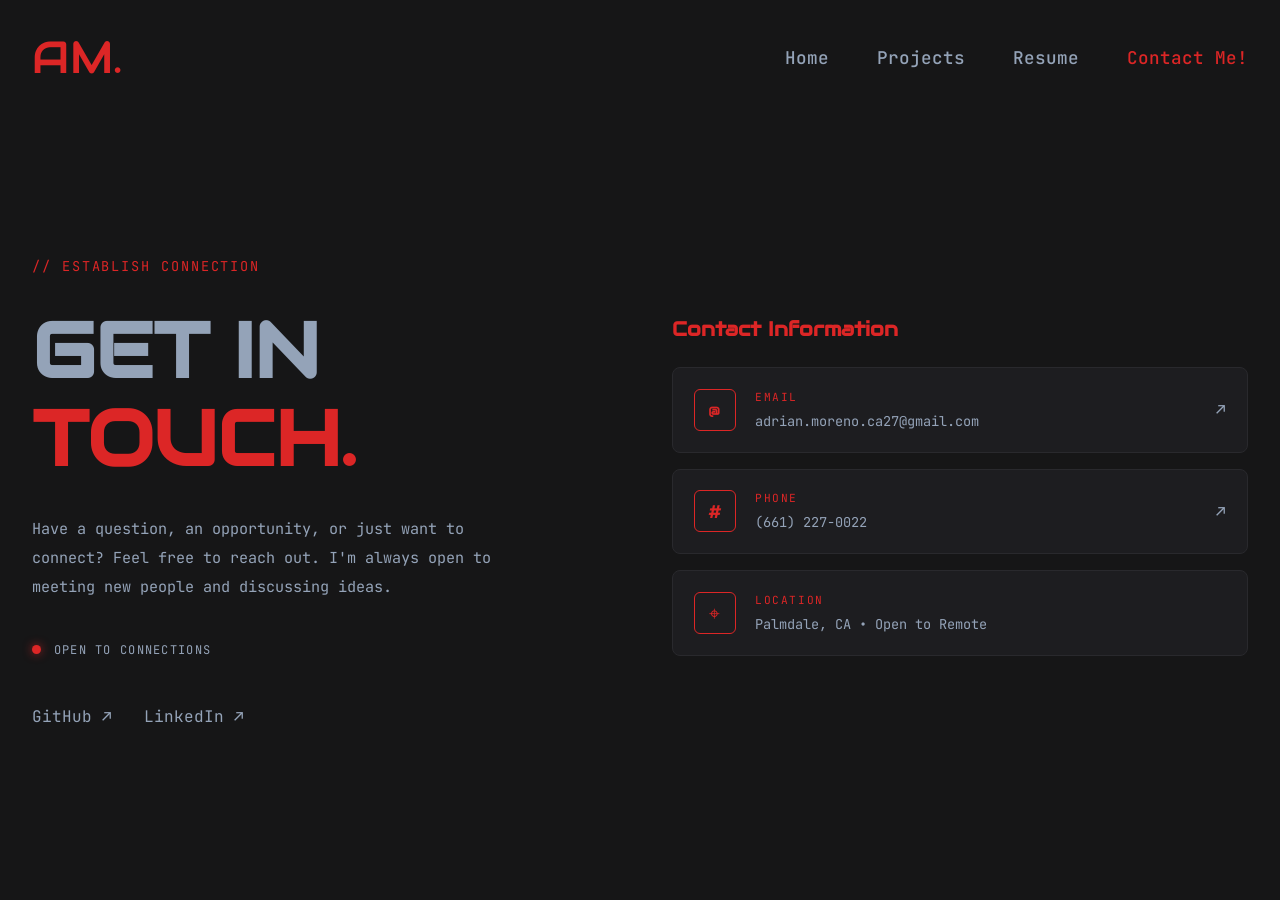
<file: contact.html>
<!DOCTYPE html>
<html lang="en">
<head>
    <meta charset="UTF-8">
    <meta name="viewport" content="width=device-width, initial-scale=1.0">

    <meta name="description" content="Contact Adrian Moreno about engineering projects, opportunities, and collaborations.">
    <meta name="theme-color" content="#161617">

    <link rel="icon" type="image/svg+xml" href="assets/favicon.svg">

    <title>Contact | Adrian Moreno</title>

    <!-- Google Fonts -->
    <link rel="preconnect" href="https://fonts.googleapis.com">
    <link rel="preconnect" href="https://fonts.gstatic.com" crossorigin>

    <link href="https://fonts.googleapis.com/css2?family=Audiowide&family=JetBrains+Mono:ital,wght@0,100..800;1,100..800&display=swap" rel="stylesheet">

    <!-- Stylesheets -->
    <link rel="stylesheet" href="style.css">
    <link rel="stylesheet" href="contact.css">
</head>

<body>

    <!-- NAVBAR -->
    <header class="navbar">
        <div class="container nav-container">

            <a href="index.html" class="logo" style="text-decoration: none;">
                AM.
            </a>

            <input
                type="checkbox"
                id="menu-toggle"
                class="menu-toggle"
                aria-label="Toggle navigation menu"
                aria-controls="primary-navigation"
            >

            <label for="menu-toggle" class="burger-label">
                Menu
            </label>

            <nav class="nav-links" id="primary-navigation" aria-label="Main navigation">
                <a href="index.html">Home</a>
                <a href="projects.html">Projects</a>
                <a href="resume.html">Resume</a>
                <a href="contact.html" class="active" aria-current="page">
                    Contact Me!
                </a>
            </nav>

        </div>
    </header>


    <!-- CONTACT SECTION -->
    <main class="contact-page">
        <div class="container">

            <div class="contact-layout">

                <!-- LEFT COLUMN -->
                <div class="contact-intro">

                    <p class="contact-label">
                        // ESTABLISH CONNECTION
                    </p>

                    <h1 class="contact-title">
                        GET IN<br><span>TOUCH.</span>
                    </h1>

                    <p class="contact-description">
                        Have a question, an opportunity, or just want to connect?
                        Feel free to reach out. I'm always open to meeting new
                        people and discussing ideas.
                    </p>

                    <div class="contact-status">
                        <span class="status-dot"></span>
                        <span>OPEN TO CONNECTIONS</span>
                    </div>

                    <div class="contact-socials">
                        <a
                            href="https://github.com"
                            target="_blank"
                            rel="noopener noreferrer"
                            aria-label="GitHub profile"
                        >
                            GitHub ↗
                        </a>

                        <a
                            href="https://linkedin.com"
                            target="_blank"
                            rel="noopener noreferrer"
                            aria-label="LinkedIn profile"
                        >
                            LinkedIn ↗
                        </a>
                    </div>

                </div>


                <!-- RIGHT COLUMN -->
                <div class="contact-details">

                    <h2 class="contact-section-title">
                        Contact Information
                    </h2>

                    <!-- EMAIL -->
                    <a
                        href="mailto:adrian.moreno.ca27@gmail.com"
                        class="contact-card"
                        aria-label="Send Adrian an email"
                    >
                        <div class="contact-card-icon">@</div>

                        <div class="contact-card-info">
                            <span class="contact-card-label">EMAIL</span>
                            <span class="contact-card-value">
                                adrian.moreno.ca27@gmail.com
                            </span>
                        </div>

                        <span class="contact-arrow">↗</span>
                    </a>


                    <!-- PHONE -->
                    <a
                        href="tel:6612270022"
                        class="contact-card"
                        aria-label="Call Adrian"
                    >
                        <div class="contact-card-icon">#</div>

                        <div class="contact-card-info">
                            <span class="contact-card-label">PHONE</span>
                            <span class="contact-card-value">
                                (661) 227-0022
                            </span>
                        </div>

                        <span class="contact-arrow">↗</span>
                    </a>


                    <!-- LOCATION -->
                    <div class="contact-card contact-card-static">

                        <div class="contact-card-icon">⌖</div>

                        <div class="contact-card-info">
                            <span class="contact-card-label">LOCATION</span>
                            <span class="contact-card-value">
                                Palmdale, CA • Open to Remote
                            </span>
                        </div>

                    </div>

                </div>

            </div>
        </div>
    </main>

</body>
</html>
</file>
<file: style.css>
/* =========================
   GLOBAL SETTINGS
========================= */
* {
    box-sizing: border-box;
}

html {
    scroll-behavior: smooth;
    scroll-snap-type: y mandatory;
    scroll-padding-top: 90px;
}

body {
    background-color: #161617;
    color: #94A3B8;
    margin: 0;
    padding: 0;
    font-family: "JetBrains Mono", monospace;
    font-weight: 400;
    min-height: 100vh;
    display: flex;
    flex-direction: column;
    overflow-x: clip;
}

img {
    max-width: 100%;
}

a,
button,
input {
    -webkit-tap-highlight-color: transparent;
}

:focus-visible {
    outline: 2px solid #DC2626;
    outline-offset: 4px;
}

/* =========================
   LAYOUT CONTAINERS
========================= */
.container {
    width: 100%;
    max-width: 1300px;
    margin: 0 auto;
    padding: 0 2rem;
    box-sizing: border-box;
}

.hero-layout {
    display: flex;
    align-items: center;
    justify-content: center;
    gap: clamp(1.5rem, 3vw, 3rem);
    width: 100%;
    min-width: 0;
}

/* =========================
   NAVBAR
========================= */
.navbar {
    background-color: #161617;
    z-index: 100;
    position: fixed;
    top: 0;
    left: 0;
    width: 100%;
    padding: 1.8rem 0;
}

.nav-container {
    display: flex;
    justify-content: space-between;
    align-items: center;
    position: relative;
}

.logo {
    color: #DC2626;
    font-family: "Audiowide", sans-serif;
    font-size: 2.8rem;
    font-weight: 400;
    cursor: pointer;
    transition: transform 0.2s ease;
}

.logo:hover {
    transform: scale(1.03);
}

.nav-links {
    display: flex;
    gap: 3rem;
}

.nav-links a {
    text-decoration: none;
    color: #94A3B8;
    font-size: 1.1rem;
    font-weight: 500;
    transition: color 0.2s ease;
}

.nav-links a:hover,
.nav-links a.active {
    color: #DC2626;
}

.menu-toggle,
.burger-label {
    display: none;
}

/* =========================
   HOME SECTION
========================= */
.welcome_card {
    display: flex;
    align-items: center;
    box-sizing: border-box;
    min-height: 100vh;
    min-height: 100svh;
    height: auto;
    padding: 120px 0 3rem;
    position: relative;
    scroll-snap-align: start;
    scroll-snap-stop: always;
}

.name_job {
    flex: 1.2;
    display: flex;
    flex-direction: column;
    align-items: flex-start;
    min-width: 0;
}

.name {
    color: #DC2626;
    margin: 0 0 0.75rem 0;
    font-family: "Audiowide", sans-serif;
    font-size: 3.2rem;
    line-height: 1.2;
    white-space: nowrap;
}

.job {
    margin: 0;
    padding: 0;
    font-size: 1.4rem;
    letter-spacing: 0.1rem;
    color: #94A3B8;
}

/* =========================
   SOCIAL ICONS
========================= */
.socials {
    display: flex;
    gap: 1.5rem;
    margin-top: 2rem;
    align-items: center;
}

.socials img {
    filter: invert(69%) sepia(13%) saturate(542%)
        hue-rotate(176deg) brightness(89%) contrast(85%);
    transition: transform 0.2s ease;
}

.socials a:hover img {
    transform: scale(1.08);
}

.linkedin {
    width: 1.8rem;
    height: auto;
}

.github {
    width: 2.2rem;
    height: auto;
}

/* =========================
   EXPLORE MORE BUTTON
========================= */
.cta-btn {
    display: inline-flex;
    align-items: center;
    gap: 0.5rem;
    margin-top: 2.5rem;
    padding: 0.9rem 2.2rem;
    background-color: transparent;
    color: #DC2626;
    border: 2px solid #DC2626;
    border-radius: 4px;
    font-family: "JetBrains Mono", monospace;
    font-size: 1.1rem;
    font-weight: 500;
    text-decoration: none;
    letter-spacing: 0.05rem;
    transition: all 0.3s ease;
    cursor: pointer;
}

.cta-btn:hover {
    background-color: #DC2626;
    color: #161617;
    box-shadow: 0 0 15px rgba(220, 38, 38, 0.4);
}

.cta-btn .arrow {
    transition: transform 0.3s ease;
}

.cta-btn:hover .arrow {
    transform: translateY(4px);
}

/* =========================
   HOME PHOTO
========================= */

.hero_container {
    flex: 1.5;
    display: flex;
    justify-content: center;
    height: 65vh;
    min-width: 0;
    padding-left: 2rem;
}


.hero_image {
    max-width: 100%;
    height: 100%;
    object-fit: cover;
    border-radius: 12px;
    box-shadow: 0 20px 40px rgba(0, 0, 0, 0.4);
}

/* =========================
   AM TEAM RADIO
   DESKTOP ONLY
========================= */
.team-radio {
    flex: 0 0 270px;
    min-width: 0;
    align-self: center;
    background-color: #1c1c1f;
    border: 1px solid #303034;
    border-radius: 12px;
    overflow: hidden;
    box-shadow: 0 20px 40px rgba(0, 0, 0, 0.35);
}

.team-radio-toggle {
    display: flex;
    justify-content: space-between;
    align-items: center;
    gap: 0.75rem;
    width: 100%;
    padding: 1rem;
    background-color: #202023;
    border: none;
    color: inherit;
    font-family: "JetBrains Mono", monospace;
    cursor: pointer;
    text-align: left;
}

.team-radio-label {
    color: #94A3B8;
    font-size: 0.65rem;
    font-weight: 700;
    letter-spacing: 0.08rem;
}

.team-radio-status {
    display: flex;
    align-items: center;
    gap: 0.4rem;
    color: #DC2626;
    font-size: 0.65rem;
    font-weight: 700;
    letter-spacing: 0.05rem;
}

.radio-indicator {
    width: 7px;
    height: 7px;
    background-color: #DC2626;
    border-radius: 50%;
    box-shadow: 0 0 8px rgba(220, 38, 38, 0.7);
}

.radio-arrow {
    color: #DC2626;
    font-size: 1.2rem;
    transition: transform 0.3s ease;
}

.team-radio-toggle[aria-expanded="true"] .radio-arrow {
    transform: rotate(45deg);
}

.team-radio-content {
    display: none;
    padding: 1rem;
    border-top: 1px solid #303034;
}

.team-radio-content.is-open {
    display: block;
}

.radio-frequency {
    color: #DC2626;
    font-size: 0.7rem;
    font-weight: 700;
    letter-spacing: 0.12rem;
    margin: 0 0 0.8rem;
}

.team-radio-content h2 {
    color: #e5e7eb;
    font-family: "Audiowide", sans-serif;
    font-size: 1.3rem;
    font-weight: 400;
    margin: 0 0 0.6rem;
}

.radio-description {
    color: #94A3B8;
    font-size: 0.75rem;
    line-height: 1.6;
    margin: 0 0 1rem;
}

.spotify-player {
    display: block;
    width: 100%;
    height: 352px;
    border: none;
    border-radius: 10px;
    background-color: #121212;
}

.team-radio-footer {
    display: flex;
    justify-content: space-between;
    align-items: center;
    padding: 0.9rem 1rem;
    border-top: 1px solid #303034;
    background-color: #202023;
    color: #64748b;
    font-size: 0.6rem;
}

/* =========================
   ABOUT ME SECTION
========================= */
#about_section {
    background-color: #121213;
    width: 100%;
    box-sizing: border-box;
    min-height: 100vh;
    min-height: 100svh;
    height: auto;
    padding: 5rem 0;
    display: flex;
    align-items: center;
    scroll-snap-align: start;
    scroll-snap-stop: always;
}

.about-layout {
    display: flex;
    align-items: center;
    justify-content: space-between;
    gap: 4rem;
    width: 100%;
}

.about_content {
    flex: 1.2;
    display: flex;
    align-items: flex-start;
    flex-direction: column;
    max-width: 650px;
    min-width: 0;
}

.signature {
    width: 300px;
    max-width: 100%;
    height: auto;
    margin-top: 1.5rem;
}

.title {
    color: #DC2626;
    margin: 0 0 1.5rem 0;
    font-family: "Audiowide", sans-serif;
    font-size: 2.8rem;
    line-height: 1.1;
}

.about_content .info {
    margin: 0;
    font-size: 1rem;
    line-height: 1.7;
}

/* =========================
   AUTOMATIC ABOUT SLIDESHOW
========================= */
.about_image_container {
    flex: 1;
    display: flex;
    height: 50vh;
    overflow: hidden;
    border-radius: 12px;
    box-shadow: 0 20px 40px rgba(0, 0, 0, 0.4);
    min-width: 0;
}

.about_slider {
    display: flex;
    width: 100%;
    height: 100%;
    animation: imageSlide 12s infinite;
}

.about_image {
    min-width: 100%;
    height: 100%;
    object-fit: cover;
}

/* Three images, approximately four seconds each */
@keyframes imageSlide {
    0%, 28% {
        transform: translateX(0);
    }

    33%, 61% {
        transform: translateX(-100%);
    }

    66%, 94% {
        transform: translateX(-200%);
    }

    100% {
        transform: translateX(0);
    }
}

/* =========================
   RECENT PROJECTS SECTION
========================= */
#recent_projects {
    background-color: #161617;
    width: 100%;
    box-sizing: border-box;
    min-height: 100vh;
    min-height: 100svh;
    height: auto;
    padding: 6rem 0 3rem;
    display: flex;
    align-items: center;
    scroll-snap-align: start;
    scroll-snap-stop: always;
}

.projects-layout {
    display: flex;
    flex-direction: column;
    align-items: flex-start;
    width: 100%;
}

.pipeline-grid {
    display: grid;
    grid-template-columns: repeat(3, minmax(0, 1fr));
    gap: 2.5rem;
    width: 100%;
    margin-top: 1rem;
}

.pipeline-column {
    display: flex;
    flex-direction: column;
    align-items: center;
    min-width: 0;
}

.column-header {
    color: #94A3B8;
    font-family: "Audiowide", sans-serif;
    font-size: 1.4rem;
    margin: 0 0 1.2rem 0;
    padding-bottom: 0.6rem;
    width: 100%;
    text-align: center;
    border-bottom: 2px solid #232326;
}

/* =========================
   PROJECT FLIP CARDS
========================= */
.pipeline-card {
    display: block;
    width: 100%;
    height: 320px;
    perspective: 1000px;
    text-decoration: none;
    border-radius: 12px;
    box-shadow: 0 20px 40px rgba(0, 0, 0, 0.4);
}

.pipeline-card-inner {
    position: relative;
    width: 100%;
    height: 100%;
    border-radius: 12px;
    transform-style: preserve-3d;
    transition: transform 0.7s ease;
}

.pipeline-card:focus .pipeline-card-inner {
    transform: rotateY(180deg);
}

.pipeline-card-front,
.pipeline-card-back {
    position: absolute;
    inset: 0;
    width: 100%;
    height: 100%;
    overflow: hidden;
    border: 1px solid #232326;
    border-radius: 12px;
    box-sizing: border-box;
    backface-visibility: hidden;
    -webkit-backface-visibility: hidden;
}

.pipeline-card-front img {
    width: 100%;
    height: 100%;
    object-fit: cover;
}

/* CARD BACK */
.pipeline-card-back {
    background-color: #202023;
    border-color: #DC2626;
    transform: rotateY(180deg);
    display: flex;
    flex-direction: column;
    justify-content: center;
    align-items: center;
    text-align: center;
    padding: 1.5rem;
}

.pipeline-card-back h3 {
    color: #DC2626;
    font-family: "Audiowide", sans-serif;
    font-size: 1.1rem;
    margin-bottom: 1rem;
}

.pipeline-card-back p {
    color: #94A3B8;
    font-size: 0.85rem;
    line-height: 1.7;
    margin: 0;
}

/* FRONT CARD HINT */
.card-hint {
    position: absolute;
    bottom: 15px;
    right: 15px;
    color: white;
    background: rgba(0, 0, 0, 0.7);
    padding: 8px 12px;
    font-size: 0.7rem;
    border-radius: 4px;
}

/* =========================
   TABLET RESPONSIVE
========================= */
@media (max-width: 1000px) and (min-width: 769px) {
    .container {
        padding: 0 1.5rem;
    }

    .hero-layout {
        gap: 2rem;
    }

    .name {
        font-size: clamp(2rem, 4vw, 2.5rem);
        white-space: normal;
    }

    .job {
        font-size: 1rem;
    }

    .hero_container {
        height: 55vh;
    }

    .team-radio {
        display: none;
    }

    .about-layout {
        gap: 2rem;
    }

    .about_content .info {
        font-size: 0.9rem;
    }

    .about_image_container {
        height: 40vh;
    }

    .pipeline-grid {
        grid-template-columns: repeat(2, minmax(0, 1fr));
        gap: 1.5rem;
    }

    .pipeline-card {
        height: 260px;
    }
}

/* =========================
   MOBILE RESPONSIVE
========================= */
@media (max-width: 768px) {
    html {
        scroll-snap-type: none;
    }

    .container {
        padding: 0 1.25rem;
    }

    .navbar {
        position: fixed;
        padding: 1.2rem 0;
    }

    .logo {
        font-size: 2.2rem;
    }

    .burger-label {
        display: block;
        color: #94A3B8;
        cursor: pointer;
        font-family: "JetBrains Mono", monospace;
        border: 1px solid #2d2d30;
        padding: 0.5rem 1rem;
        border-radius: 4px;
        background-color: #1a1a1c;
    }

    .nav-links {
        display: none;
        flex-direction: column;
        position: absolute;
        top: calc(100% + 1.2rem);
        left: -1.25rem;
        right: -1.25rem;
        width: calc(100% + 2.5rem);
        background-color: #1a1a1c;
        box-shadow: 0 8px 16px rgba(0, 0, 0, 0.5);
        border-bottom: 1px solid #2d2d30;
        padding: 0.5rem 0;
        gap: 0;
        z-index: 110;
    }

    .nav-links a {
        padding: 1rem 1.5rem;
        display: block;
        border-bottom: 1px solid #232326;
    }

    .nav-links a:last-child {
        border-bottom: none;
    }

    .menu-toggle:checked ~ .nav-links {
        display: flex;
    }

    .welcome_card {
        padding: 120px 0 3rem;
        height: auto;
    }

    .hero-layout {
        flex-direction: column-reverse;
        justify-content: center;
        gap: 2rem;
        text-align: center;
    }

    .name_job {
        align-items: center;
    }

    .name {
        font-size: clamp(2rem, 8vw, 2.5rem);
        white-space: normal;
    }

    .job {
        font-size: 1.1rem;
    }

    .hero_container {
        width: 100%;
        height: clamp(220px, 40vh, 380px);
        justify-content: center;
    }

    .hero_image {
        width: 100%;
        height: 100%;
        object-fit: cover;
    }

    .team-radio {
        display: none;
    }

    #about_section {
        padding: 5rem 0;
        height: auto;
    }

    .about-layout {
        flex-direction: column;
        gap: 2.5rem;
        text-align: center;
    }

    .about_content {
        align-items: center;
        max-width: 100%;
    }

    .title {
        font-size: 2.6rem;
    }

    .about_content .info {
        font-size: 0.95rem;
    }

    .about_image_container {
        width: 100%;
        height: clamp(220px, 40vh, 350px);
        justify-content: center;
    }

    #recent_projects {
        padding: 5rem 0;
        height: auto;
    }

    .projects-layout {
        align-items: center;
    }

    .pipeline-grid {
        grid-template-columns: 1fr;
        gap: 2.5rem;
    }

    .pipeline-card {
        height: 250px;
    }

    .pipeline-card-back {
        padding: 1rem;
    }
}

/* =========================
   SMALL PHONE SUPPORT
========================= */
@media (max-width: 480px) {
    .container {
        padding: 0 1rem;
    }

    .navbar {
        padding: 1rem 0;
    }

    .logo {
        font-size: 1.9rem;
    }

    .burger-label {
        padding: 0.55rem 0.8rem;
        font-size: 0.85rem;
    }

    .welcome_card {
        padding-top: 105px;
    }

    .hero-layout {
        gap: 1.8rem;
    }

    .name {
        font-size: clamp(1.8rem, 8vw, 2.3rem);
        overflow-wrap: anywhere;
    }

    .job {
        font-size: 0.9rem;
        letter-spacing: 0.04rem;
    }

    .socials {
        gap: 1.2rem;
    }

    .cta-btn {
        padding: 0.8rem 1.3rem;
        font-size: 0.9rem;
    }

    .title {
        font-size: 2.1rem;
    }

    .about_content .info {
        font-size: 0.9rem;
    }

    .column-header {
        font-size: 1.15rem;
    }

    .pipeline-card {
        height: 230px;
    }
}

/* =========================
   DESKTOP CARD HOVER
========================= */
@media (hover: hover) and (pointer: fine) {
    .pipeline-card:hover .pipeline-card-inner {
        transform: rotateY(180deg);
    }
}

/* =========================
   REDUCED MOTION
========================= */
@media (prefers-reduced-motion: reduce) {
    html {
        scroll-behavior: auto;
        scroll-snap-type: none;
    }

    *,
    *::before,
    *::after {
        animation-duration: 0.01ms !important;
        animation-iteration-count: 1 !important;
        transition-duration: 0.01ms !important;
    }
}
</file>
<file: contact.css>
/* =========================
   CONTACT PAGE
========================= */

.contact-page {
    min-height: 100vh;
    min-height: 100svh;
    box-sizing: border-box;
    padding: 140px 0 70px;
    display: flex;
    align-items: center;
    background-color: #161617;
}

.contact-layout {
    display: grid;
    grid-template-columns: minmax(0, 1fr) minmax(0, 1fr);
    gap: clamp(2rem, 5vw, 5rem);
    align-items: start;
    width: 100%;
    min-width: 0;
}

/* =========================
   CONTACT INTRO
========================= */

.contact-intro {
    min-width: 0;
}

.contact-label {
    color: #DC2626;
    font-size: 0.85rem;
    letter-spacing: 0.12rem;
    margin-bottom: 2rem;
}

.contact-title {
    color: #94A3B8;
    font-family: "Audiowide", sans-serif;
    font-size: clamp(2.5rem, 6vw, 5.5rem);
    line-height: 1.15;
    overflow-wrap: anywhere;
    margin: 0;
}

.contact-title span {
    color: #DC2626;
}

.contact-description {
    color: #94A3B8;
    max-width: 480px;
    line-height: 1.9;
    font-size: 0.95rem;
    margin-top: 2rem;
}

.contact-status {
    color: #94A3B8;
    display: flex;
    align-items: center;
    gap: 0.8rem;
    margin-top: 2.5rem;
    font-size: 0.75rem;
    letter-spacing: 0.08rem;
}

.status-dot {
    width: 9px;
    height: 9px;
    flex-shrink: 0;
    background-color: #DC2626;
    border-radius: 50%;
    box-shadow: 0 0 10px rgba(220, 38, 38, 0.7);
}

.contact-socials {
    display: flex;
    flex-wrap: wrap;
    gap: 2rem;
    margin-top: 3rem;
}

.contact-socials a {
    color: #94A3B8;
    text-decoration: none;
    transition: color 0.3s ease;
}

.contact-socials a:hover {
    color: #DC2626;
}

/* =========================
   CONTACT INFORMATION
========================= */

.contact-details {
    min-width: 0;
    padding-top: 4.5rem;
}

.contact-section-title {
    color: #DC2626;
    font-family: "Audiowide", sans-serif;
    font-size: 1.25rem;
    line-height: 1.4;
    overflow-wrap: anywhere;
    margin: 0 0 1.5rem;
}

.contact-card {
    display: flex;
    align-items: center;
    gap: 1.2rem;
    min-width: 0;
    box-sizing: border-box;
    padding: 1.3rem;
    margin-bottom: 1rem;
    background-color: #1D1D20;
    border: 1px solid #29292D;
    border-radius: 8px;
    text-decoration: none;
    transition: border-color 0.3s ease, background-color 0.3s ease, transform 0.3s ease;
}

.contact-card:hover {
    border-color: #DC2626;
    transform: translateX(5px);
    background-color: #202023;
}

.contact-card-static {
    cursor: default;
}

.contact-card-static:hover {
    transform: none;
}

.contact-card-icon {
    display: flex;
    align-items: center;
    justify-content: center;
    min-width: 42px;
    width: 42px;
    height: 42px;
    flex-shrink: 0;
    color: #DC2626;
    border: 1px solid #DC2626;
    border-radius: 6px;
    font-family: "Audiowide", sans-serif;
    font-size: 1.2rem;
}

.contact-card-info {
    display: flex;
    flex-direction: column;
    gap: 0.5rem;
    flex: 1;
    min-width: 0;
}

.contact-card-label {
    color: #DC2626;
    font-size: 0.7rem;
    letter-spacing: 0.1rem;
}

.contact-card-value {
    color: #94A3B8;
    font-size: 0.85rem;
    overflow-wrap: anywhere;
    word-break: break-word;
}

.contact-arrow {
    color: #94A3B8;
    margin-left: auto;
    flex-shrink: 0;
    transition: color 0.3s ease;
}

.contact-card:hover .contact-arrow {
    color: #DC2626;
}

/* =========================
   TABLET RESPONSIVE
========================= */

@media (max-width: 1000px) {

    .contact-layout {
        gap: 2.5rem;
    }

    .contact-title {
        font-size: clamp(2.5rem, 5.5vw, 4rem);
    }

    .contact-details {
        padding-top: 3rem;
    }

    .contact-card {
        gap: 0.9rem;
        padding: 1.1rem;
    }

}

/* =========================
   MOBILE CONTACT PAGE
========================= */

@media (max-width: 768px) {

    .contact-page {
        padding: 110px 0 50px;
        align-items: flex-start;
    }

    .contact-layout {
        grid-template-columns: minmax(0, 1fr);
        gap: 2.5rem;
    }

    .contact-label {
        font-size: 0.75rem;
        margin-bottom: 1.5rem;
    }

    .contact-title {
        font-size: clamp(2.5rem, 10vw, 3.5rem);
    }

    .contact-description {
        font-size: 0.85rem;
        margin-top: 1.5rem;
    }

    .contact-status {
        margin-top: 2rem;
        font-size: 0.7rem;
    }

    .contact-socials {
        gap: 1.5rem;
        margin-top: 2.5rem;
    }

    .contact-details {
        width: 100%;
        padding-top: 0;
    }

    .contact-section-title {
        font-size: 1.15rem;
    }

    .contact-card {
        gap: 0.8rem;
        padding: 1rem;
    }

    .contact-card-label {
        font-size: 0.65rem;
    }

    .contact-card-value {
        font-size: 0.75rem;
    }

}

/* =========================
   SMALL PHONE SUPPORT
========================= */

@media (max-width: 480px) {

    .contact-page {
        padding: 100px 0 40px;
    }

    .contact-layout {
        gap: 2rem;
    }

    .contact-title {
        font-size: clamp(2.2rem, 10vw, 3rem);
    }

    .contact-description {
        font-size: 0.8rem;
        line-height: 1.8;
    }

    .contact-socials {
        gap: 1.2rem;
    }

    .contact-socials a {
        font-size: 0.85rem;
    }

    .contact-card {
        padding: 0.85rem;
        gap: 0.7rem;
    }

    .contact-card-icon {
        width: 36px;
        min-width: 36px;
        height: 36px;
        font-size: 1rem;
    }

    .contact-card-value {
        font-size: 0.7rem;
    }

}

/* =========================
   REDUCED MOTION
========================= */

@media (prefers-reduced-motion: reduce) {

    .contact-card,
    .contact-socials a,
    .contact-arrow {
        transition: none;
    }

}
</file>
